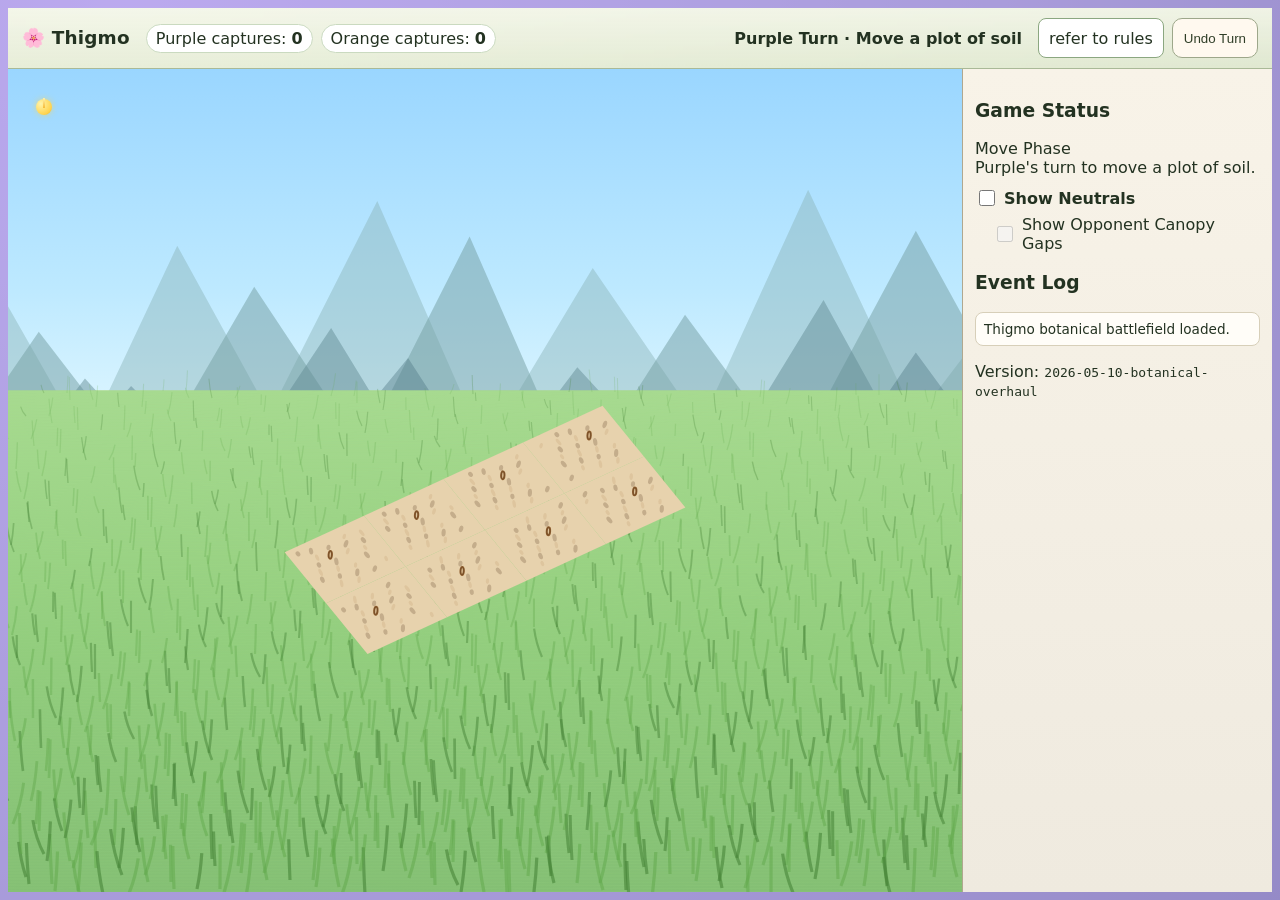
<file: index.html>
<!doctype html>
<html lang="en">
<head>
  <meta charset="UTF-8" />
  <meta name="viewport" content="width=device-width, initial-scale=1.0" />
  <title>Thigmo v2</title>
  <link rel="stylesheet" href="styles.css" />
</head>
<body>
  <div id="app-shell">
    <header class="top-bar">
      <div class="brand">🌸 Thigmo</div>
      <div class="scoreboard">
        <span class="pill purple">Purple captures: <strong id="score-purple">0</strong></span>
        <span class="pill orange">Orange captures: <strong id="score-orange">0</strong></span>
      </div>
      <div class="turn-info" id="turn-info">Purple Turn · Move a tile</div>
      <div class="controls-inline">
        <a class="rules-link" href="docs/rules.html" target="_blank" rel="noopener noreferrer">refer to rules</a>
        <button id="undo-btn">Undo Turn</button>
      </div>
    </header>

    <div id="viewport">
      <div class="sun-emblem" aria-hidden="true">
        <span class="sun-core"></span>
        <span class="sun-ray ray-1"></span>
        <span class="sun-ray ray-2"></span>
        <span class="sun-ray ray-3"></span>
        <span class="sun-ray ray-4"></span>
        <span class="sun-ray ray-5"></span>
        <span class="sun-ray ray-6"></span>
        <span class="sun-ray ray-7"></span>
        <span class="sun-ray ray-8"></span>
      </div>
      <div id="mobile-flower-dock" class="mobile-flower-dock" aria-hidden="true">
        <div id="mobile-flower-icon" class="mobile-flower-icon"></div>
      </div>
    </div>

    <aside class="side-panel">
      <section class="card">
        <h3>Game Status</h3>
        <div id="phase-badge" class="phase-badge">Move Phase</div>
        <div id="feedback" class="feedback">Ready.</div>
        <label class="toggle-row" for="show-neutrals-toggle">
          <input id="show-neutrals-toggle" type="checkbox" />
          <span>Show Neutrals</span>
        </label>
        <label class="toggle-row toggle-subrow" for="show-opponent-canopy-gaps-toggle">
          <input id="show-opponent-canopy-gaps-toggle" type="checkbox" />
          <span>Show Opponent Canopy Gaps</span>
        </label>
      </section>

      <section class="card">
        <h3>Event Log</h3>
        <div id="log"></div>
      </section>

      <p>Version: <code id="build-id">loading…</code></p>
    </aside>
  </div>

  <div id="win-modal" class="win-modal hidden" role="dialog" aria-modal="true" aria-labelledby="win-title">
    <div class="win-modal-card">
      <h2 id="win-title">Purple has prevailed.</h2>
      <p id="win-announcement" class="win-announcement"></p>
      <button id="replay-btn" class="replay-btn">Replay</button>
    </div>
  </div>

  <script src="app.js?v=20260510-botanical-fix1" defer></script>
  <script>
    window.addEventListener('DOMContentLoaded', ()=>{
      const el=document.getElementById('build-id');
      setTimeout(()=>{ el.textContent = window.THIGMO_BUILD || 'unknown'; }, 20);
    });
  </script>
</body>
</html>
</file>
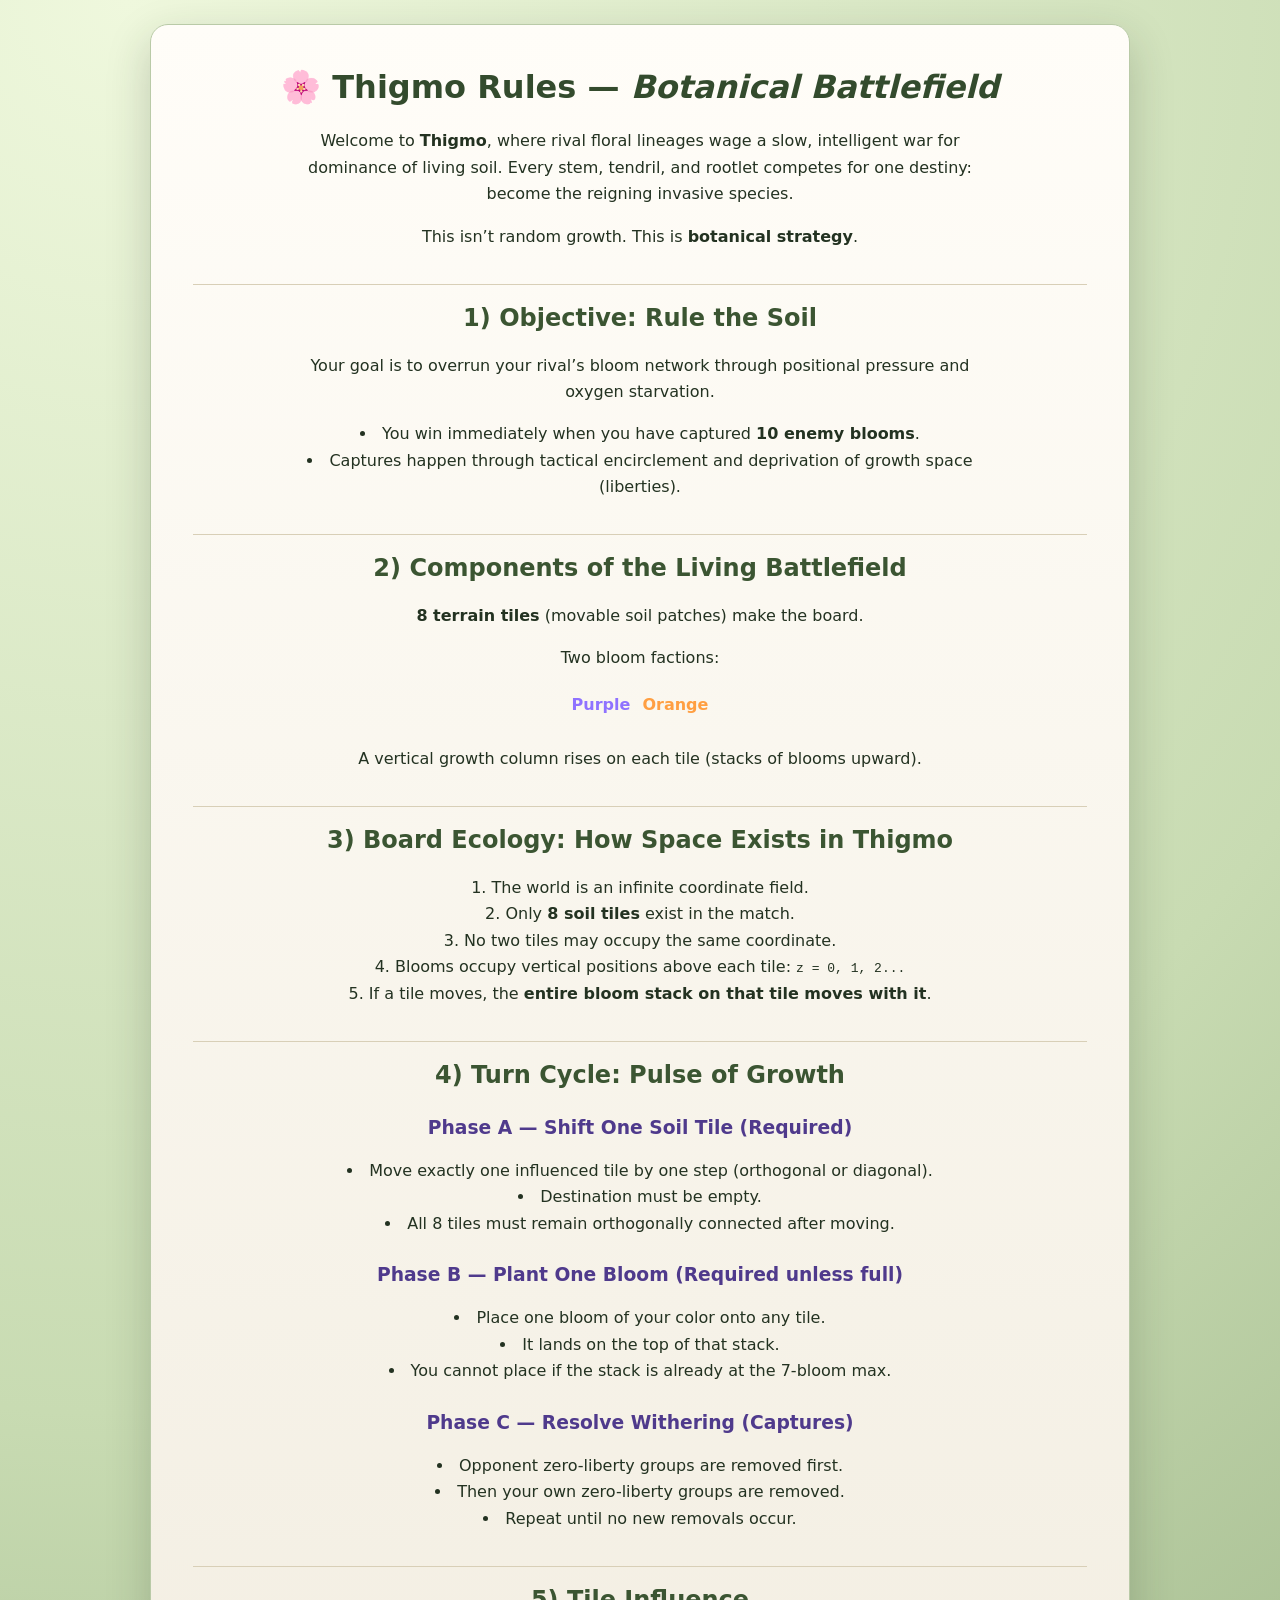
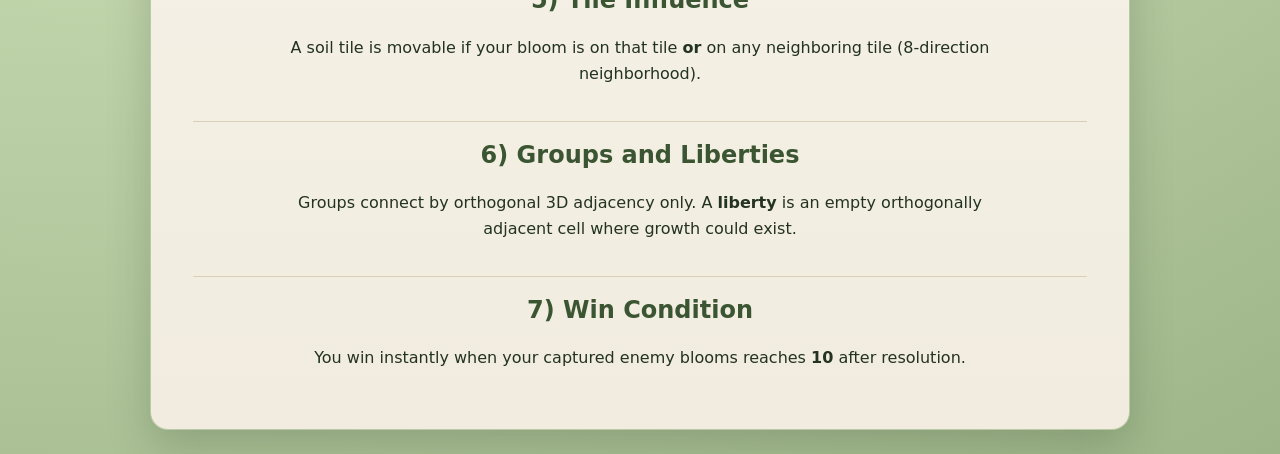
<file: docs/rules.html>
<!doctype html>
<html lang="en">
<head>
  <meta charset="UTF-8" />
  <meta name="viewport" content="width=device-width, initial-scale=1.0" />
  <title>Thigmo Rules</title>
  <style>
    :root {
      --bg: #d9e7c9;
      --panel: #f6f2e8;
      --ink: #233221;
      --purple: #8f72ff;
      --orange: #ff9f42;
      --border: #b9caa7;
    }
    * { box-sizing: border-box; }
    body {
      margin: 0;
      min-height: 100vh;
      font-family: "Segoe UI", "Avenir Next", Inter, system-ui, sans-serif;
      color: var(--ink);
      background: radial-gradient(circle at 10% 0%, #eff8dd, #c8dbb2 60%, #9db588);
      display: grid;
      place-items: center;
      padding: 24px;
    }
    .rules-shell {
      width: min(980px, 100%);
      background: linear-gradient(180deg, #fffdf8, #f1ecdf);
      border: 1px solid var(--border);
      border-radius: 18px;
      box-shadow: 0 16px 44px rgba(35, 50, 33, 0.22);
      padding: clamp(20px, 4vw, 42px);
      text-align: center;
      line-height: 1.65;
    }
    h1, h2, h3 { line-height: 1.25; margin-top: 1.4em; }
    h1 { margin-top: 0; color: #334b2d; }
    h2 {
      border-top: 1px solid #d8cfb7;
      padding-top: 18px;
      color: #3b5532;
    }
    h3 { color: #4f3a8c; }
    p, li { max-width: 70ch; margin-left: auto; margin-right: auto; }
    ul, ol { padding-left: 0; list-style-position: inside; }
    .factions { display: inline-flex; gap: 12px; font-weight: 700; margin: 4px 0 12px; }
    .purple { color: var(--purple); }
    .orange { color: var(--orange); }
  </style>
</head>
<body>
  <main class="rules-shell">
    <h1>🌸 Thigmo Rules — <em>Botanical Battlefield</em></h1>
    <p>Welcome to <strong>Thigmo</strong>, where rival floral lineages wage a slow, intelligent war for dominance of living soil. Every stem, tendril, and rootlet competes for one destiny: become the reigning invasive species.</p>
    <p>This isn’t random growth. This is <strong>botanical strategy</strong>.</p>

    <h2>1) Objective: Rule the Soil</h2>
    <p>Your goal is to overrun your rival’s bloom network through positional pressure and oxygen starvation.</p>
    <ul>
      <li>You win immediately when you have captured <strong>10 enemy blooms</strong>.</li>
      <li>Captures happen through tactical encirclement and deprivation of growth space (liberties).</li>
    </ul>

    <h2>2) Components of the Living Battlefield</h2>
    <p><strong>8 terrain tiles</strong> (movable soil patches) make the board.</p>
    <p>Two bloom factions:</p>
    <div class="factions"><span class="purple">Purple</span><span class="orange">Orange</span></div>
    <p>A vertical growth column rises on each tile (stacks of blooms upward).</p>

    <h2>3) Board Ecology: How Space Exists in Thigmo</h2>
    <ol>
      <li>The world is an infinite coordinate field.</li>
      <li>Only <strong>8 soil tiles</strong> exist in the match.</li>
      <li>No two tiles may occupy the same coordinate.</li>
      <li>Blooms occupy vertical positions above each tile: <code>z = 0, 1, 2...</code></li>
      <li>If a tile moves, the <strong>entire bloom stack on that tile moves with it</strong>.</li>
    </ol>

    <h2>4) Turn Cycle: Pulse of Growth</h2>
    <h3>Phase A — Shift One Soil Tile (Required)</h3>
    <ul>
      <li>Move exactly one influenced tile by one step (orthogonal or diagonal).</li>
      <li>Destination must be empty.</li>
      <li>All 8 tiles must remain orthogonally connected after moving.</li>
    </ul>

    <h3>Phase B — Plant One Bloom (Required unless full)</h3>
    <ul>
      <li>Place one bloom of your color onto any tile.</li>
      <li>It lands on the top of that stack.</li>
      <li>You cannot place if the stack is already at the 7-bloom max.</li>
    </ul>

    <h3>Phase C — Resolve Withering (Captures)</h3>
    <ul>
      <li>Opponent zero-liberty groups are removed first.</li>
      <li>Then your own zero-liberty groups are removed.</li>
      <li>Repeat until no new removals occur.</li>
    </ul>

    <h2>5) Tile Influence</h2>
    <p>A soil tile is movable if your bloom is on that tile <strong>or</strong> on any neighboring tile (8-direction neighborhood).</p>

    <h2>6) Groups and Liberties</h2>
    <p>Groups connect by orthogonal 3D adjacency only. A <strong>liberty</strong> is an empty orthogonally adjacent cell where growth could exist.</p>

    <h2>7) Win Condition</h2>
    <p>You win instantly when your captured enemy blooms reaches <strong>10</strong> after resolution.</p>

  </main>
</body>
</html>
</file>
<file: styles.css>
:root {
  --bg: #d9e7c9;
  --panel: #f6f2e8;
  --ink: #233221;
  --purple: #8f72ff;
  --orange: #ff9f42;
  --edge-glow: transparent;
}
* { box-sizing: border-box; }
body {
  margin: 0;
  font-family: "Segoe UI", "Avenir Next", Inter, system-ui, sans-serif;
  color: var(--ink);
  background: radial-gradient(circle at 10% 0%, #eff8dd, #c8dbb2 60%, #9db588);
}

.sun-emblem {
  position: absolute;
  top: 16px;
  left: 18px;
  width: 36px;
  height: 36px;
  display: grid;
  place-items: center;
  pointer-events: none;
  z-index: 2;
}

.sun-core {
  width: 16px;
  height: 16px;
  border-radius: 50%;
  background: radial-gradient(circle at 30% 30%, #fff4aa, #ffd34d 70%, #e8a91d);
  box-shadow: 0 0 6px #ffd64a99;
  transform: translateY(4px);
}

.sun-ray {
  position: absolute;
  width: 2px;
  height: 10px;
  border-radius: 999px;
  background: linear-gradient(180deg, #fff2ad, #f7bb38);
  transform-origin: 50% 18px;
  animation: rayWigglePulse 2.8s ease-in-out infinite;
  --ray-angle: 0deg;
}

.ray-1 { --ray-angle: 0deg; animation-delay: 0s; }
.ray-2 { --ray-angle: 45deg; animation-delay: .2s; }
.ray-3 { --ray-angle: 90deg; animation-delay: .4s; }
.ray-4 { --ray-angle: 135deg; animation-delay: .6s; }
.ray-5 { --ray-angle: 180deg; animation-delay: .8s; }
.ray-6 { --ray-angle: 225deg; animation-delay: 1s; }
.ray-7 { --ray-angle: 270deg; animation-delay: 1.2s; }
.ray-8 { --ray-angle: 315deg; animation-delay: 1.4s; }

@keyframes rayWigglePulse {
  0%, 100% { opacity: .4; transform: rotate(calc(var(--ray-angle) - 4deg)) translateY(-12px) scaleY(.82); }
  25% { opacity: .66; transform: rotate(calc(var(--ray-angle) + 3deg)) translateY(-13px) scaleY(.93); }
  50% { opacity: .92; transform: rotate(calc(var(--ray-angle) - 2deg)) translateY(-14px) scaleY(1.08); }
  75% { opacity: .72; transform: rotate(calc(var(--ray-angle) + 4deg)) translateY(-13px) scaleY(.95); }
}
#app-shell { display:grid; grid-template-columns: 1fr 310px; grid-template-rows: auto 1fr; height:100vh; border: 8px solid var(--edge-glow); transition: border-color .4s ease; }
.top-bar {
  grid-column:1/3; display:flex; align-items:center; gap:16px; padding:10px 14px;
  background: linear-gradient(180deg, #f4f6eaed, #e6ecd8de);
  border-bottom:1px solid #a9b997;
  backdrop-filter: blur(3px);
}
.brand { font-weight:700; font-size:1.15rem; letter-spacing:.01em; }
.scoreboard { display:flex; gap:8px; }
.pill { border-radius:999px; padding:4px 9px; background:#fff; border:1px solid #cadac0; }
.turn-info { margin-left:auto; font-weight:700; }
.controls-inline { display:flex; gap:8px; align-items:center; }
.rules-link { border:1px solid #8ba780; background:#fff; border-radius:8px; padding:6px 10px; cursor:pointer; color:inherit; text-decoration:none; }
.rules-link:hover { background:#f4fff0; }
button { border:1px solid #8ba780; background:#fff; border-radius:8px; padding:6px 10px; cursor:pointer; }
#viewport { position:relative; overflow:hidden; }
.top-bar, .side-panel, #viewport { min-width: 0; }
.controls-inline button, .controls-inline .rules-link { min-height: 40px; }
.controls-inline .rules-link, .controls-inline button { display: inline-flex; align-items: center; }
.side-panel { -webkit-overflow-scrolling: touch; }
canvas { touch-action: none; }
.side-panel { background: linear-gradient(180deg, #f8f3e8, #efeadf); border-left:1px solid #b0a88f; padding:12px; overflow:auto; }
#log { font-size:.85rem; max-height: 40vh; overflow:auto; background:#fffdf8; border:1px solid #d7cfb9; padding:8px; border-radius:8px; }
button { border:1px solid #9da78a; background:#fff9ef; border-radius:10px; padding:6px 11px; cursor:pointer; color:#2f3e27; }
button:hover { background:#f4f8e8; }
label { display:flex; align-items:center; gap:6px; }
.toggle-row {
  margin-top: 10px;
  font-weight: 600;
  user-select: none;
}
.toggle-row input {
  width: 16px;
  height: 16px;
}
.toggle-subrow {
  margin-top: 6px;
  margin-left: 18px;
  font-weight: 500;
}
canvas { display:block; }
.mobile-flower-dock {
  position: absolute;
  right: 10px;
  top: 50%;
  transform: translateY(-50%);
  z-index: 4;
  pointer-events: none;
  display: none;
}

.mobile-flower-icon {
  width: 56px;
  height: 56px;
  border-radius: 16px;
  border: 2px solid rgba(255,255,255,0.8);
  box-shadow: 0 6px 16px rgba(0,0,0,0.26);
  background: radial-gradient(circle at 35% 30%, #fffaf0, #efe5cc);
  opacity: 0;
  transform: scale(0.92);
  transition: opacity .16s ease, transform .16s ease;
  touch-action: none;
}

.mobile-flower-icon.ready {
  opacity: 1;
  transform: scale(1);
  pointer-events: auto;
}

.mobile-flower-icon.purple {
  background: radial-gradient(circle at 35% 30%, #efe7ff, #c7b2ff 68%, #9260ff);
}

.mobile-flower-icon.orange {
  background: radial-gradient(circle at 35% 30%, #fff5de, #ffd18a 68%, #ff9f42);
}


.win-modal {
  position: fixed;
  inset: 0;
  background: rgba(19, 27, 16, 0.62);
  display: grid;
  place-items: center;
  z-index: 30;
}

.win-modal.hidden {
  display: none;
}

.win-modal-card {
  max-width: 680px;
  margin: 0 16px;
  background: linear-gradient(180deg, #fffdf8, #f0ebde);
  border: 1px solid #b8ae93;
  border-radius: 14px;
  box-shadow: 0 20px 44px rgba(0,0,0,0.3);
  padding: 20px 22px;
  text-align: center;
}

.win-announcement {
  white-space: pre-line;
  line-height: 1.5;
}

.replay-btn {
  margin-top: 12px;
  font-weight: 700;
}

@media (max-width: 900px) {
  #app-shell {
    grid-template-columns: 1fr;
    grid-template-rows: auto minmax(56dvh, 1fr) auto;
    height: 100dvh;
  }
  .top-bar {
    grid-column: 1;
    flex-wrap: wrap;
    gap: 8px;
    padding: 8px 10px;
  }
  .brand { font-size: 1rem; }
  .scoreboard { flex-wrap: wrap; }
  .turn-info { width: 100%; margin-left: 0; order: 3; }
  #viewport { min-height: 56dvh; }
  .side-panel {
    border-left: none;
    border-top: 1px solid #b0a88f;
    max-height: 28dvh;
    padding: 10px;
  }
  .controls-inline .rules-link,
  .controls-inline button {
    min-height: 44px;
    padding: 8px 12px;
  }
  .mobile-flower-dock {
    display: block;
  }
}
</file>
